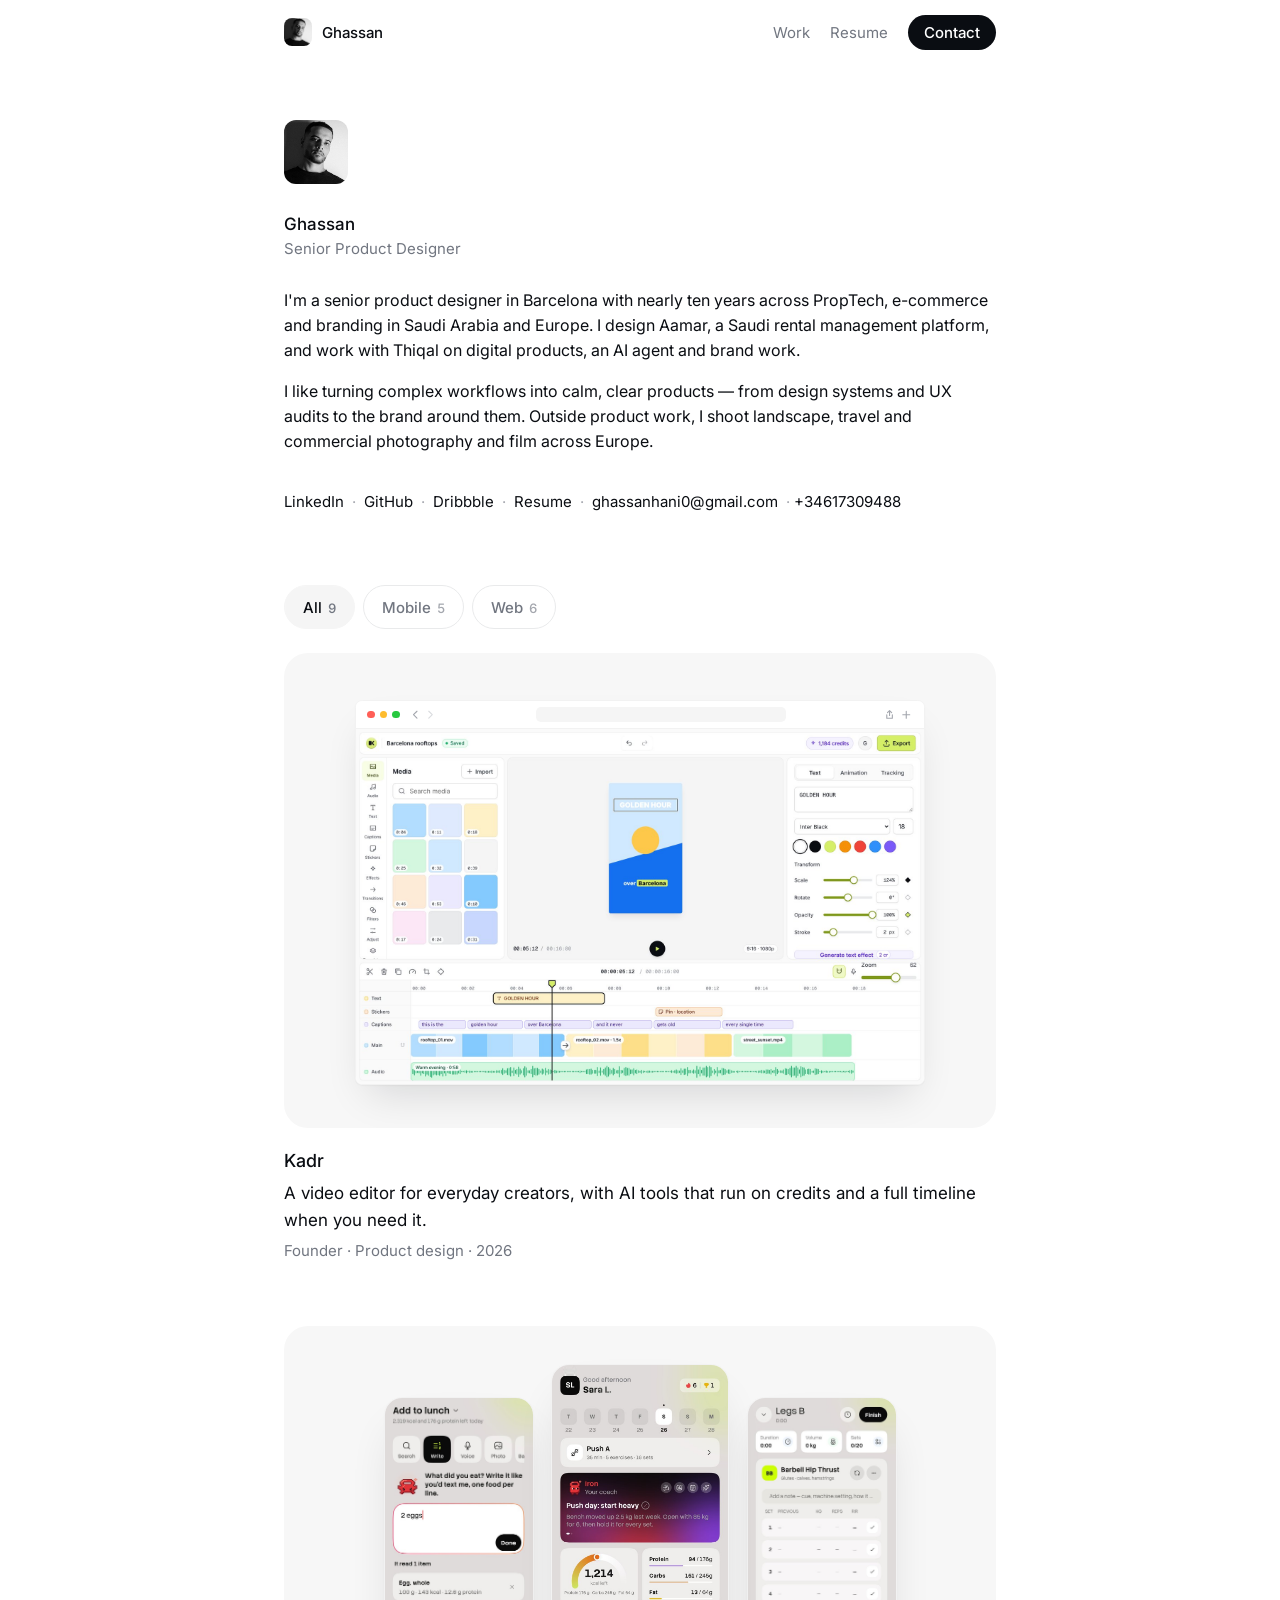
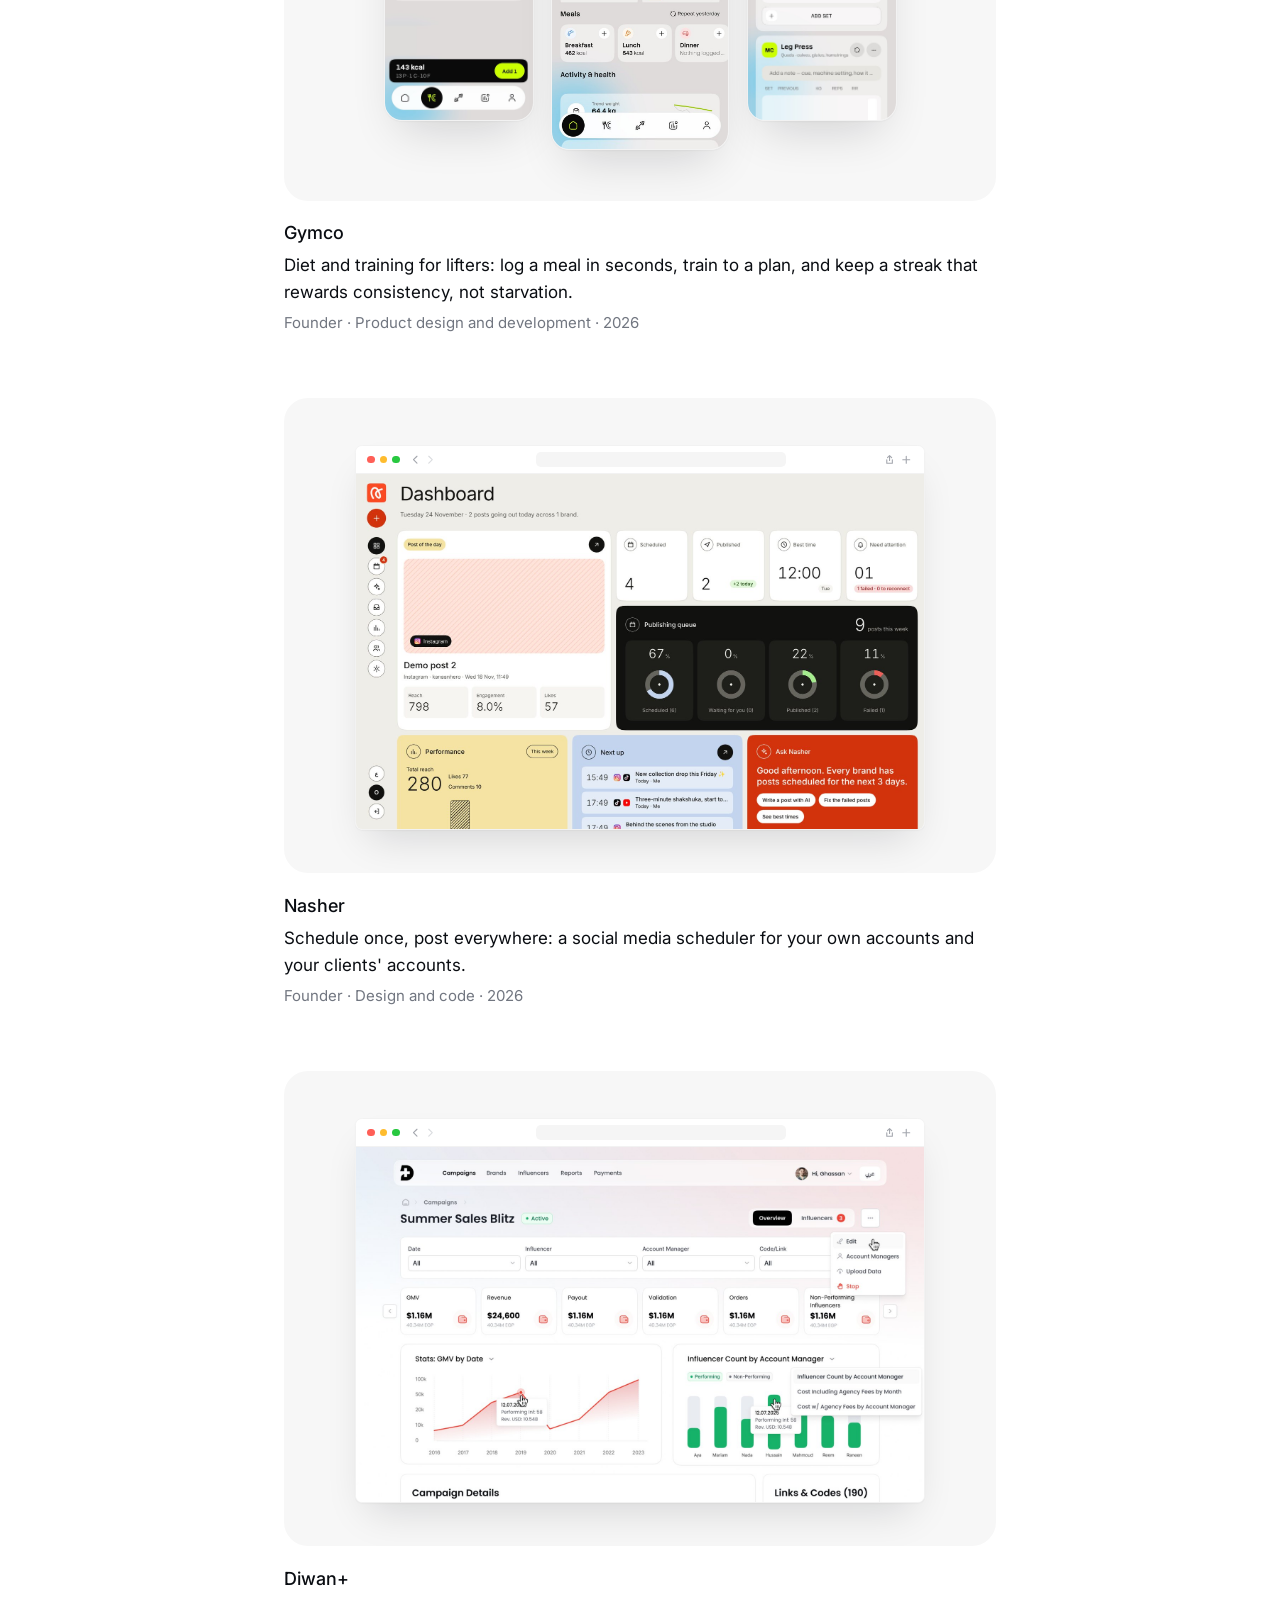
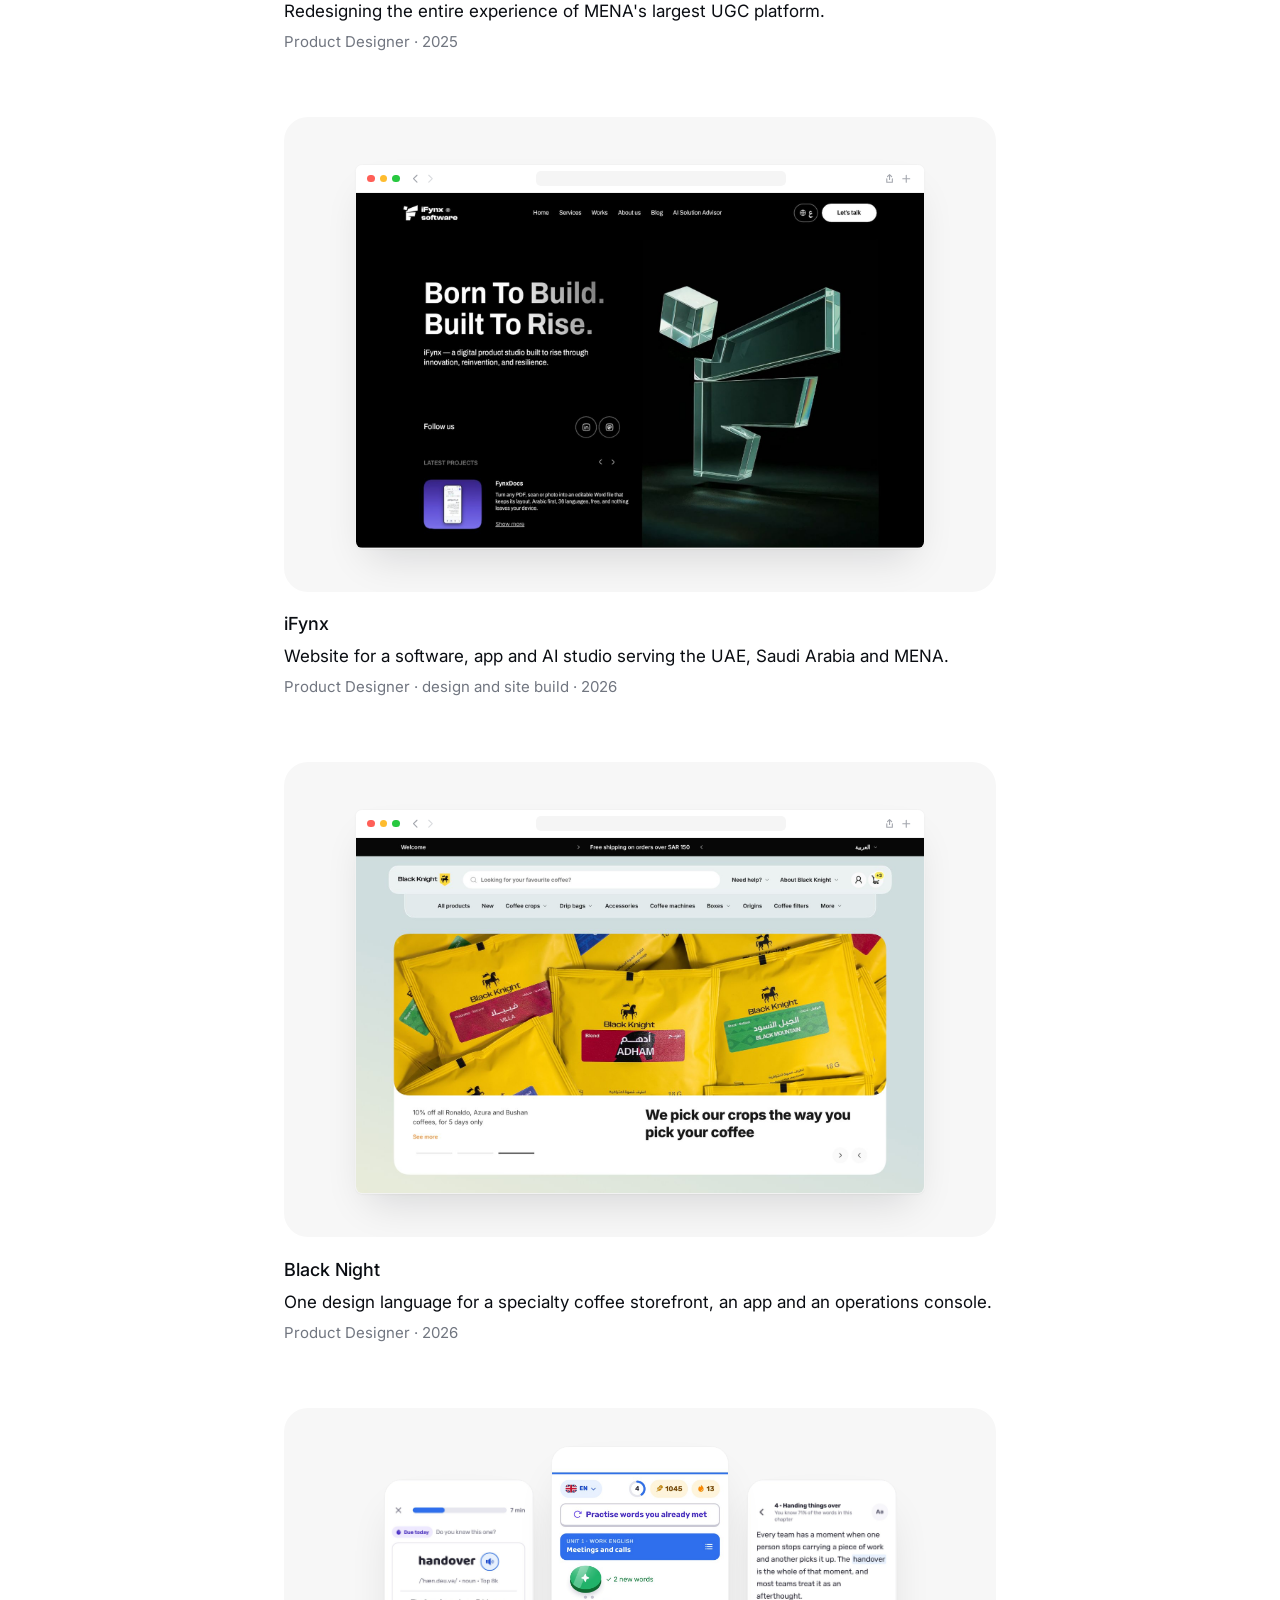
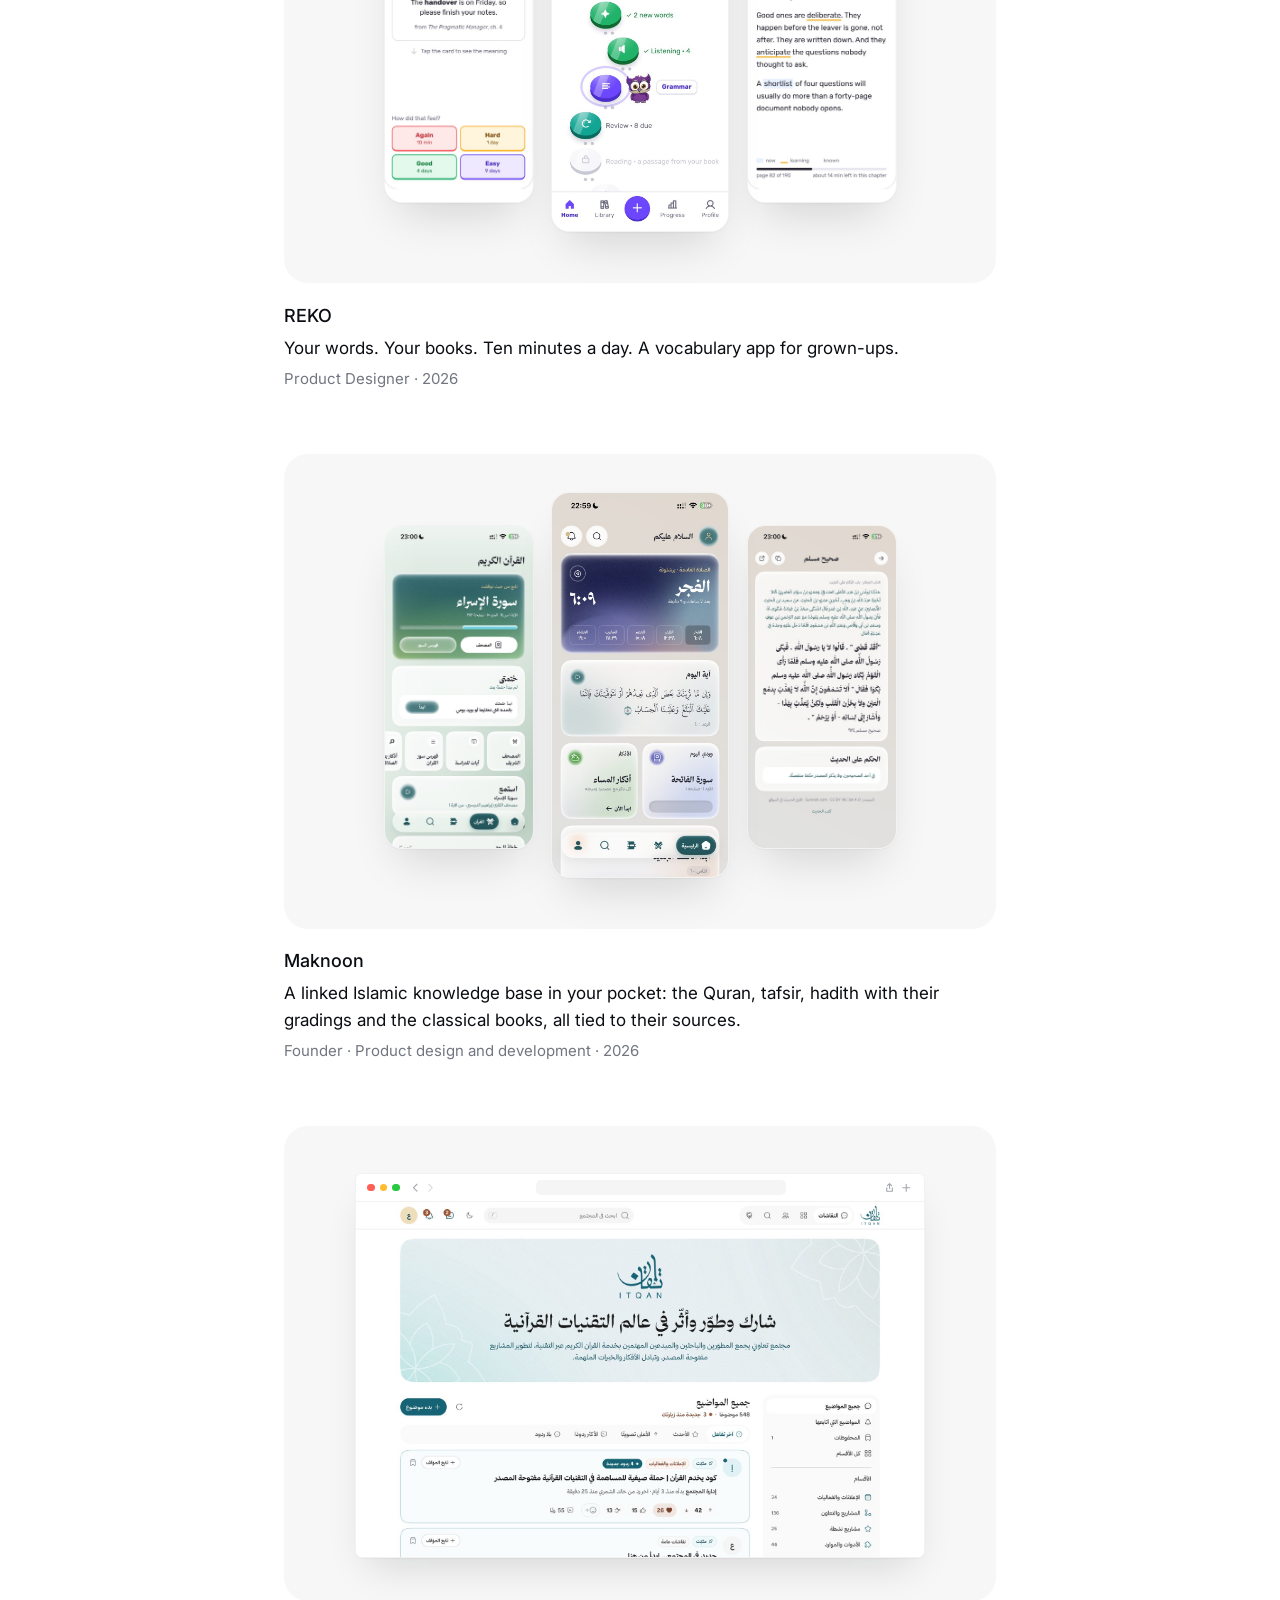
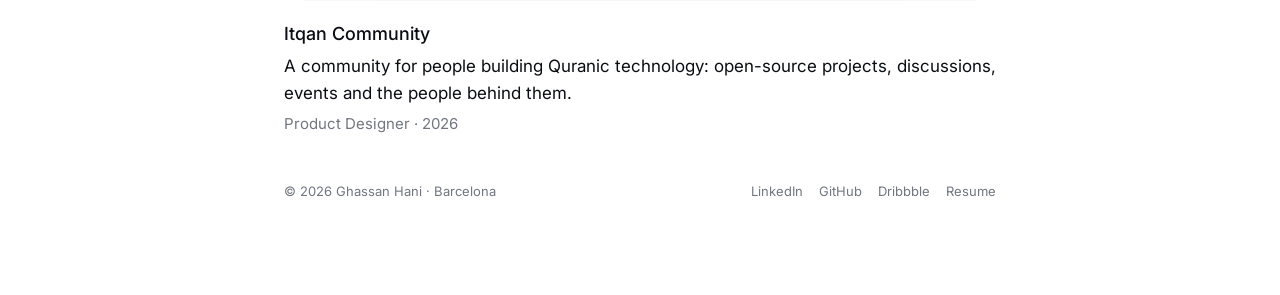
<file: index.html>
<!doctype html>
<html lang="en">
<head>
<meta charset="utf-8">
<meta name="viewport" content="width=device-width, initial-scale=1">
<title>Ghassan — Senior Product Designer</title>
<meta name="description" content="Ghassan is a senior product designer in Barcelona working across PropTech, e-commerce and branding.">
<link rel="preconnect" href="https://fonts.googleapis.com">
<link rel="preconnect" href="https://fonts.gstatic.com" crossorigin>
<link href="https://fonts.googleapis.com/css2?family=Inter:wght@400;500;600&display=swap" rel="stylesheet">
<link rel="stylesheet" href="styles.css">
</head>
<body>
<header class="topbar" id="topbar">
  <div class="topbar-in">
    <a class="brand" href="#" aria-label="Ghassan, home"><img src="assets/portrait.jpg" alt="" width="28" height="28"><span>Ghassan</span></a>
    <button type="button" class="tb-back" id="tb-back" hidden><svg aria-hidden="true" width="18" height="18" viewBox="0 0 24 24" fill="none" stroke="currentColor" stroke-width="1.75" stroke-linecap="round" stroke-linejoin="round"><path d="M19 12H5M11 18l-6-6 6-6"></path></svg><span>All work</span></button>
    <span class="tb-title" id="tb-title" aria-hidden="true"></span>
    <nav class="tb-nav" aria-label="Main">
      <a href="#" class="tb-link" id="tb-work">Work</a>
      <a href="cv.html" class="tb-link">Resume</a>
      <a href="https://wa.me/34617309488" class="tb-cta" target="_blank" rel="noopener" aria-label="Contact on WhatsApp">Contact</a>
    </nav>
  </div>
</header>
<main class="page">

  <div id="home">
    <header class="intro">
      <img class="rise portrait" src="assets/portrait.jpg" alt="Portrait of Ghassan" width="64" height="64">
      <div class="rise name" style="animation-delay: 80ms">
        <h1>Ghassan</h1>
        <p>Senior Product Designer</p>
      </div>
      <div class="rise bio" style="animation-delay: 160ms">
        <p>I'm a senior product designer in Barcelona with nearly ten years across PropTech, e-commerce and branding in Saudi Arabia and Europe. I design Aamar, a Saudi rental management platform, and work with Thiqal on digital products, an AI agent and brand work.</p>
        <p>I like turning complex workflows into calm, clear products — from design systems and UX audits to the brand around them. Outside product work, I shoot landscape, travel and commercial photography and film across Europe.</p>
      </div>
      <nav class="rise contact" aria-label="Contact" style="animation-delay: 240ms">
        <a href="https://www.linkedin.com/in/ghassanhani0/" target="_blank" rel="noopener">LinkedIn</a><span aria-hidden="true">·</span>
        <a href="https://github.com/ghassanhani" target="_blank" rel="noopener">GitHub</a><span aria-hidden="true">·</span>
        <a href="https://dribbble.com/ghassanhani0" target="_blank" rel="noopener">Dribbble</a><span aria-hidden="true">·</span>
        <a href="cv.html">Resume</a><span aria-hidden="true">·</span>
        <a href="mailto:ghassanhani0@gmail.com">ghassanhani0@gmail.com</a><span class="phone-no">· <a href="tel:+34617309488">+34617309488</a></span>
      </nav>
    </header>

    <section class="work" aria-label="Work">
      <div class="rise tabs" role="tablist" aria-label="Filter work" style="animation-delay: 320ms">
        <button type="button" class="pill" role="tab" data-tab="all" aria-selected="true">All</button>
        <button type="button" class="pill" role="tab" data-tab="mobile" aria-selected="false">Mobile</button>
        <button type="button" class="pill" role="tab" data-tab="web" aria-selected="false">Web</button>
      </div>
      <div class="grid" id="grid"></div>
    </section>
  </div>

  <article id="case" class="case" hidden></article>

  <footer class="foot">
    <span>© 2026 Ghassan Hani · Barcelona</span>
    <nav aria-label="Social"><a href="https://www.linkedin.com/in/ghassanhani0/" target="_blank" rel="noopener">LinkedIn</a><a href="https://github.com/ghassanhani" target="_blank" rel="noopener">GitHub</a><a href="https://dribbble.com/ghassanhani0" target="_blank" rel="noopener">Dribbble</a><a href="cv.html">Resume</a></nav>
  </footer>
</main>
<script src="works.js"></script>
<script src="app.js"></script>
</body>
</html>
</file>
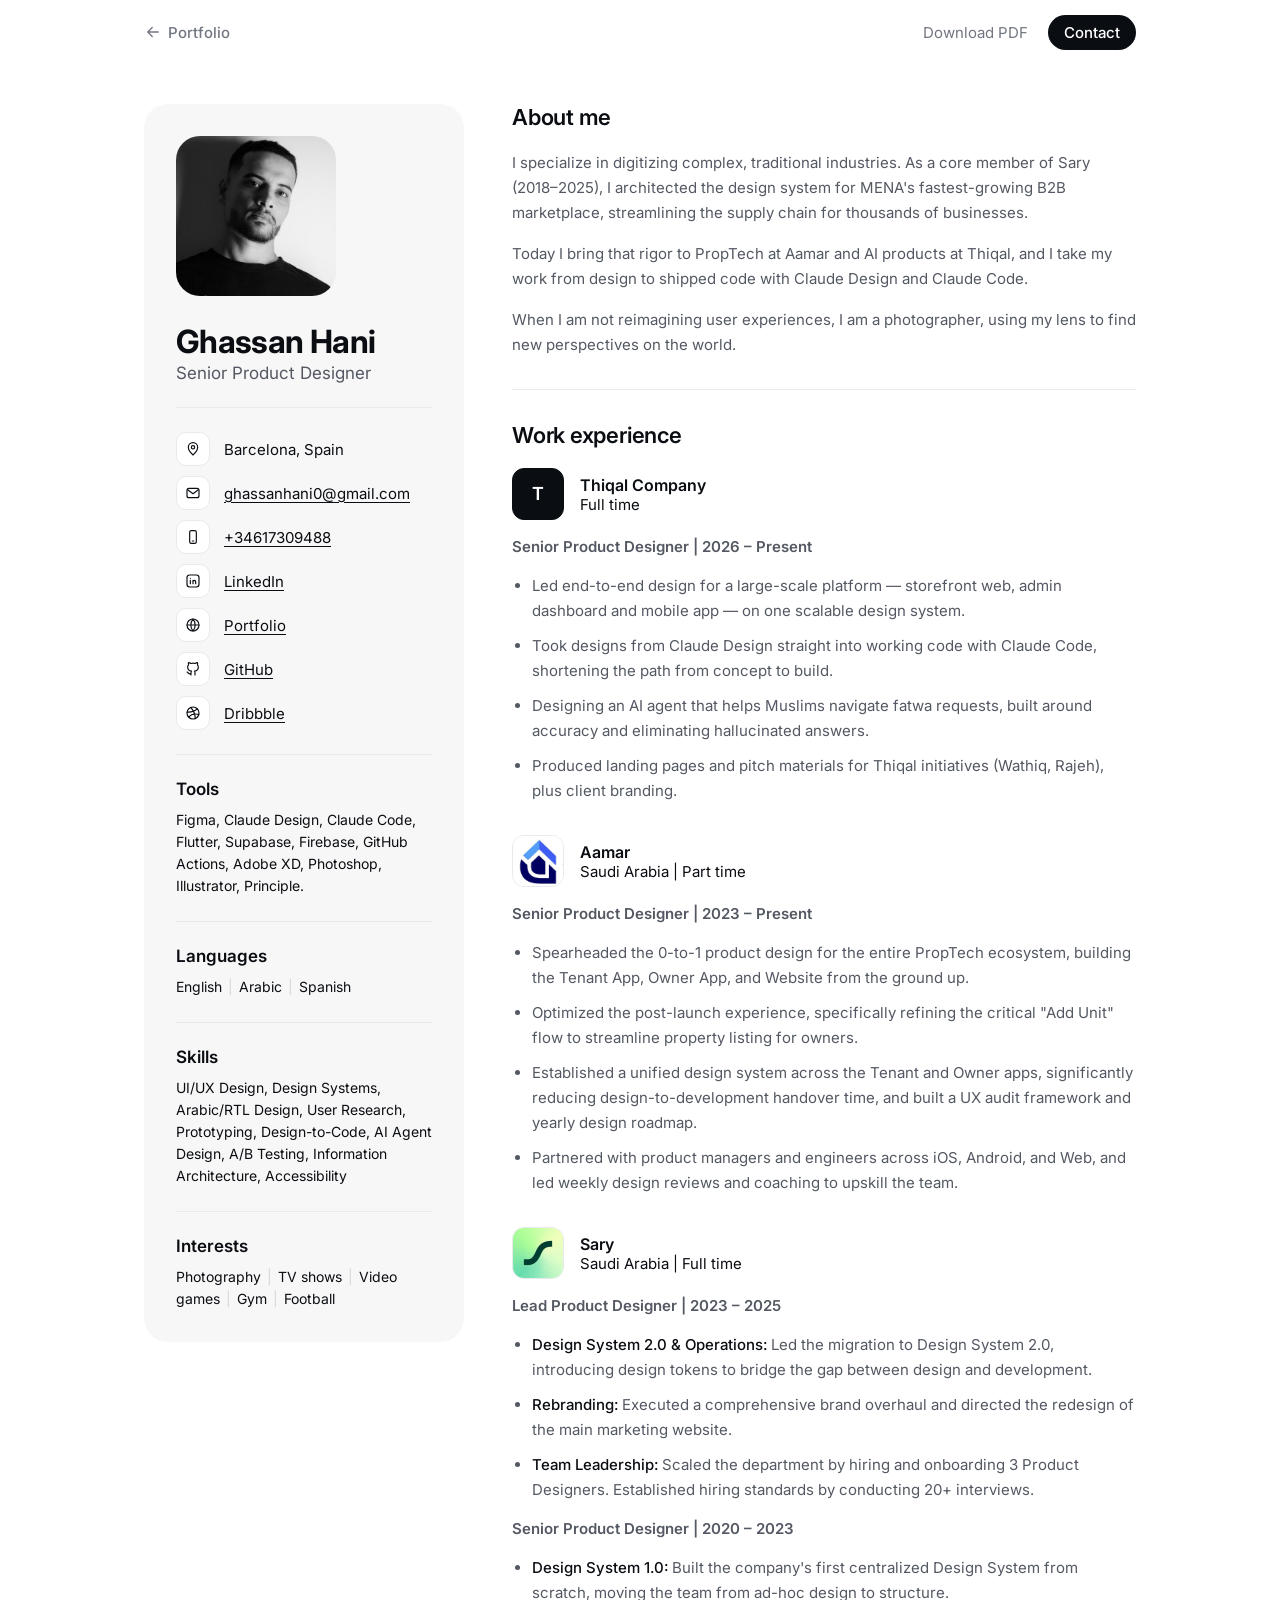
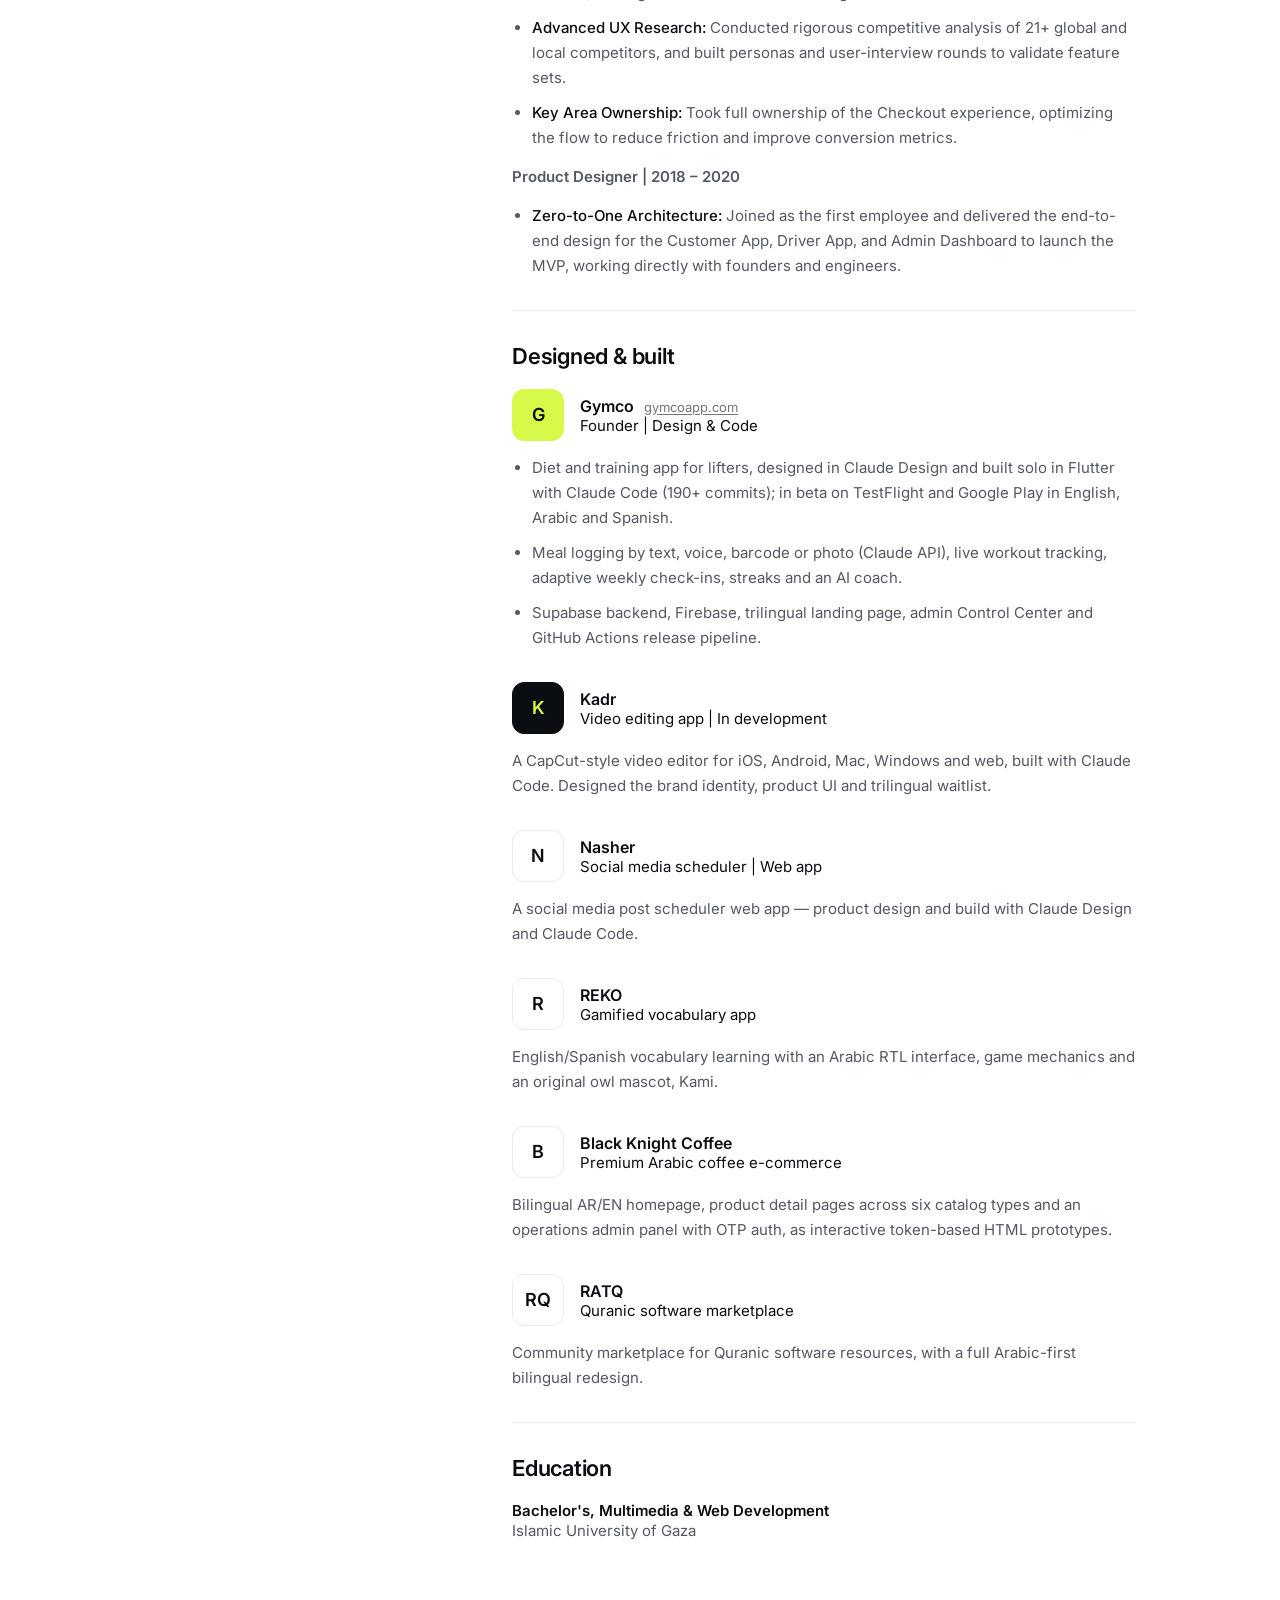
<file: cv.html>
<!doctype html>
<html lang="en">
<head>
<meta charset="utf-8">
<meta name="viewport" content="width=device-width, initial-scale=1">
<title>Ghassan Hani — CV</title>
<meta name="description" content="CV of Ghassan Hani, senior product designer in Barcelona.">
<link rel="preconnect" href="https://fonts.googleapis.com">
<link rel="preconnect" href="https://fonts.gstatic.com" crossorigin>
<link href="https://fonts.googleapis.com/css2?family=Inter:wght@400;500;600;700&display=swap" rel="stylesheet">
<link rel="stylesheet" href="styles.css">
<style>
  .topbar-in { max-width: 1040px; }
  .cv-page { max-width: 1040px; margin: 0 auto; padding: 104px 24px 96px; display: grid; grid-template-columns: 320px minmax(0, 1fr); gap: 48px; align-items: start; }
  .cv-side { position: sticky; top: 88px; background: #F8F7F7; border-radius: 24px; padding: 32px; display: flex; flex-direction: column; }
  .cv-side .photo { width: 160px; height: 160px; border-radius: 24px; object-fit: cover; }
  .cv-side h1 { margin: 28px 0 4px; font-size: 32px; line-height: 1.1; font-weight: 700; letter-spacing: -0.02em; }
  .cv-side .role { margin: 0; font-size: 17px; color: var(--body); }
  .cv-block { border-top: 1px solid var(--line); margin-top: 24px; padding-top: 24px; }
  .cv-block h2 { margin: 0 0 10px; font-size: 17px; font-weight: 600; }
  .cv-block p { margin: 0; font-size: 14px; line-height: 22px; color: var(--ink); }
  .cv-contact { list-style: none; margin: 0; padding: 0; display: flex; flex-direction: column; gap: 10px; }
  .cv-contact li { display: flex; align-items: center; gap: 14px; font-size: 15px; }
  .cv-contact .ic { flex: none; width: 34px; height: 34px; border: 1px solid var(--line); border-radius: 10px; background: #fff; display: grid; place-items: center; color: var(--ink); }
  .cv-contact a { color: var(--ink); text-decoration: underline; text-underline-offset: 3px; }
  .cv-contact a:hover { color: var(--body); }
  .sep { color: var(--dot); padding: 0 6px; }

  .cv-main { display: flex; flex-direction: column; }
  .cv-main section + section { border-top: 1px solid var(--line); margin-top: 32px; padding-top: 32px; }
  .cv-main h2 { margin: 0 0 20px; font-size: 22px; font-weight: 600; letter-spacing: -0.01em; }
  .cv-main p { margin: 0; font-size: 15px; line-height: 25px; color: var(--body); }
  .cv-main p + p { margin-top: 16px; }
  .job { display: flex; flex-direction: column; gap: 14px; }
  .job + .job { margin-top: 32px; }
  .org { display: flex; align-items: center; gap: 16px; }
  .cv-logo { flex: none; line-height: 1; padding: 0; width: 52px; height: 52px; border-radius: 12px; display: grid; place-items: center; font-weight: 600; font-size: 18px; overflow: hidden; border: 1px solid var(--line); background: #fff; color: var(--ink); }
  .cv-logo.dark { background: var(--ink); color: #fff; border-color: var(--ink); }
  .cv-logo.lime { background: #D7F94A; border-color: #D7F94A; }
  .cv-logo.kadr { background: var(--ink); color: #D7F94A; border-color: var(--ink); }
  .cv-logo img { width: 100%; height: 100%; object-fit: contain; }
  .org strong { display: block; font-size: 16px; font-weight: 600; }
  .org div > span { display: block; font-size: 15px; color: var(--ink); }
  .org a { font-size: 13px; font-weight: 400; color: var(--muted); text-decoration: underline; text-underline-offset: 2px; margin-left: 6px; }
  .pos { margin: 6px 0 0; font-size: 14px; font-weight: 600; color: var(--body); }
  .cv-main ul { margin: 0; padding-left: 20px; display: flex; flex-direction: column; gap: 10px; }
  .cv-main li { font-size: 15px; line-height: 25px; color: var(--body); }
  .cv-main b { color: var(--ink); font-weight: 500; }
  .edu strong { display: block; font-size: 15px; font-weight: 600; }
  .edu span { font-size: 15px; color: var(--body); }
  .tb-pdf { color: var(--muted); }

  @media (max-width: 860px) {
    .cv-page { grid-template-columns: 1fr; padding: 96px 20px 64px; gap: 32px; }
    .cv-side { position: static; padding: 24px; }
    .cv-side .photo { width: 112px; height: 112px; border-radius: 20px; }
  }
  @media print {
    .topbar { display: none; }
    .cv-page { padding: 0; grid-template-columns: 260px 1fr; gap: 28px; }
    .cv-side { position: static; }
    .job, .org { break-inside: avoid; }
  }
</style>
</head>
<body>
<header class="topbar" id="topbar">
  <div class="topbar-in">
    <a class="tb-back" href="./"><svg aria-hidden="true" width="18" height="18" viewBox="0 0 24 24" fill="none" stroke="currentColor" stroke-width="1.75" stroke-linecap="round" stroke-linejoin="round"><path d="M19 12H5M11 18l-6-6 6-6"></path></svg><span>Portfolio</span></a>
    <nav class="tb-nav" aria-label="CV">
      <a href="assets/cv/Ghassan_Hani_CV.pdf" class="tb-link tb-pdf" download>Download PDF</a>
      <a href="https://wa.me/34617309488" class="tb-cta" target="_blank" rel="noopener" aria-label="Contact on WhatsApp">Contact</a>
    </nav>
  </div>
</header>

<main class="cv-page">
  <aside class="cv-side">
    <img class="photo" src="assets/cv/portrait.jpg" alt="Portrait of Ghassan Hani" width="160" height="160">
    <h1>Ghassan Hani</h1>
    <p class="role">Senior Product Designer</p>

    <div class="cv-block">
      <ul class="cv-contact">
        <li><span class="ic"><svg width="16" height="16" viewBox="0 0 24 24" fill="none" stroke="currentColor" stroke-width="1.75" stroke-linecap="round" stroke-linejoin="round" aria-hidden="true"><path d="M12 21s-7-6.2-7-11.5a7 7 0 0 1 14 0C19 14.8 12 21 12 21z"/><circle cx="12" cy="9.5" r="2.5"/></svg></span>Barcelona, Spain</li>
        <li><span class="ic"><svg width="16" height="16" viewBox="0 0 24 24" fill="none" stroke="currentColor" stroke-width="1.75" stroke-linecap="round" stroke-linejoin="round" aria-hidden="true"><rect x="3" y="5" width="18" height="14" rx="3"/><path d="m4 7 8 6 8-6"/></svg></span><a href="mailto:ghassanhani0@gmail.com">ghassanhani0@gmail.com</a></li>
        <li><span class="ic"><svg width="16" height="16" viewBox="0 0 24 24" fill="none" stroke="currentColor" stroke-width="1.75" stroke-linecap="round" stroke-linejoin="round" aria-hidden="true"><rect x="7" y="2.5" width="10" height="19" rx="2.5"/><path d="M11 18h2"/></svg></span><a href="tel:+34617309488">+34617309488</a></li>
        <li><span class="ic"><svg width="16" height="16" viewBox="0 0 24 24" fill="none" stroke="currentColor" stroke-width="1.75" stroke-linecap="round" stroke-linejoin="round" aria-hidden="true"><rect x="3" y="3" width="18" height="18" rx="4"/><path d="M8 11v5M8 8v.01M12 16v-5M16 16v-3a2 2 0 0 0-4 0"/></svg></span><a href="https://www.linkedin.com/in/ghassanhani0/" target="_blank" rel="noopener">LinkedIn</a></li>
        <li><span class="ic"><svg width="16" height="16" viewBox="0 0 24 24" fill="none" stroke="currentColor" stroke-width="1.75" stroke-linecap="round" stroke-linejoin="round" aria-hidden="true"><circle cx="12" cy="12" r="9"/><path d="M3 12h18M12 3a14 14 0 0 1 0 18M12 3a14 14 0 0 0 0 18"/></svg></span><a href="./">Portfolio</a></li>
        <li><span class="ic"><svg width="16" height="16" viewBox="0 0 24 24" fill="none" stroke="currentColor" stroke-width="1.75" stroke-linecap="round" stroke-linejoin="round" aria-hidden="true"><path d="M9 19c-4 1.5-4-2-6-2.5M15 21v-3.5a3 3 0 0 0-.8-2.3c2.8-.3 5.8-1.4 5.8-6.2a4.8 4.8 0 0 0-1.3-3.3 4.5 4.5 0 0 0-.1-3.3s-1.1-.3-3.5 1.3a12 12 0 0 0-6.2 0C6.5 2.1 5.4 2.4 5.4 2.4a4.5 4.5 0 0 0-.1 3.3A4.8 4.8 0 0 0 4 9c0 4.8 3 5.9 5.8 6.2a3 3 0 0 0-.8 2.3V21"/></svg></span><a href="https://github.com/ghassanhani" target="_blank" rel="noopener">GitHub</a></li>
        <li><span class="ic"><svg width="16" height="16" viewBox="0 0 24 24" fill="none" stroke="currentColor" stroke-width="1.75" stroke-linecap="round" stroke-linejoin="round" aria-hidden="true"><circle cx="12" cy="12" r="9"/><path d="M8.6 3.7C13 8 15 13.5 15.6 20.3M3.1 10.6c6 .4 11.4-1 15.2-4.7M5.4 18.3c3.6-4.4 9.2-5.8 15.4-4"/></svg></span><a href="https://dribbble.com/ghassanhani0" target="_blank" rel="noopener">Dribbble</a></li>
      </ul>
    </div>

    <div class="cv-block">
      <h2>Tools</h2>
      <p>Figma, Claude Design, Claude Code, Flutter, Supabase, Firebase, GitHub Actions, Adobe XD, Photoshop, Illustrator, Principle.</p>
    </div>
    <div class="cv-block">
      <h2>Languages</h2>
      <p>English<span class="sep">|</span>Arabic<span class="sep">|</span>Spanish</p>
    </div>
    <div class="cv-block">
      <h2>Skills</h2>
      <p>UI/UX Design, Design Systems, Arabic/RTL Design, User Research, Prototyping, Design-to-Code, AI Agent Design, A/B Testing, Information Architecture, Accessibility</p>
    </div>
    <div class="cv-block">
      <h2>Interests</h2>
      <p>Photography<span class="sep">|</span>TV shows<span class="sep">|</span>Video games<span class="sep">|</span>Gym<span class="sep">|</span>Football</p>
    </div>
  </aside>

  <div class="cv-main">
    <section>
      <h2>About me</h2>
      <p>I specialize in digitizing complex, traditional industries. As a core member of Sary (2018–2025), I architected the design system for MENA's fastest-growing B2B marketplace, streamlining the supply chain for thousands of businesses.</p>
      <p>Today I bring that rigor to PropTech at Aamar and AI products at Thiqal, and I take my work from design to shipped code with Claude Design and Claude Code.</p>
      <p>When I am not reimagining user experiences, I am a photographer, using my lens to find new perspectives on the world.</p>
    </section>

    <section>
      <h2>Work experience</h2>
      <div class="job">
        <div class="org"><span class="cv-logo dark">T</span><div><strong>Thiqal Company</strong><span>Full time</span></div></div>
        <p class="pos">Senior Product Designer | 2026 – Present</p>
        <ul>
          <li>Led end-to-end design for a large-scale platform — storefront web, admin dashboard and mobile app — on one scalable design system.</li>
          <li>Took designs from Claude Design straight into working code with Claude Code, shortening the path from concept to build.</li>
          <li>Designing an AI agent that helps Muslims navigate fatwa requests, built around accuracy and eliminating hallucinated answers.</li>
          <li>Produced landing pages and pitch materials for Thiqal initiatives (Wathiq, Rajeh), plus client branding.</li>
        </ul>
      </div>
      <div class="job">
        <div class="org"><span class="cv-logo"><img src="assets/cv/aamar.png" alt="Aamar logo"></span><div><strong>Aamar</strong><span>Saudi Arabia | Part time</span></div></div>
        <p class="pos">Senior Product Designer | 2023 – Present</p>
        <ul>
          <li>Spearheaded the 0-to-1 product design for the entire PropTech ecosystem, building the Tenant App, Owner App, and Website from the ground up.</li>
          <li>Optimized the post-launch experience, specifically refining the critical "Add Unit" flow to streamline property listing for owners.</li>
          <li>Established a unified design system across the Tenant and Owner apps, significantly reducing design-to-development handover time, and built a UX audit framework and yearly design roadmap.</li>
          <li>Partnered with product managers and engineers across iOS, Android, and Web, and led weekly design reviews and coaching to upskill the team.</li>
        </ul>
      </div>
      <div class="job">
        <div class="org"><span class="cv-logo"><img src="assets/cv/sary.png" alt="Sary logo"></span><div><strong>Sary</strong><span>Saudi Arabia | Full time</span></div></div>
        <p class="pos">Lead Product Designer | 2023 – 2025</p>
        <ul>
          <li><b>Design System 2.0 &amp; Operations:</b> Led the migration to Design System 2.0, introducing design tokens to bridge the gap between design and development.</li>
          <li><b>Rebranding:</b> Executed a comprehensive brand overhaul and directed the redesign of the main marketing website.</li>
          <li><b>Team Leadership:</b> Scaled the department by hiring and onboarding 3 Product Designers. Established hiring standards by conducting 20+ interviews.</li>
        </ul>
        <p class="pos">Senior Product Designer | 2020 – 2023</p>
        <ul>
          <li><b>Design System 1.0:</b> Built the company's first centralized Design System from scratch, moving the team from ad-hoc design to structure.</li>
          <li><b>Advanced UX Research:</b> Conducted rigorous competitive analysis of 21+ global and local competitors, and built personas and user-interview rounds to validate feature sets.</li>
          <li><b>Key Area Ownership:</b> Took full ownership of the Checkout experience, optimizing the flow to reduce friction and improve conversion metrics.</li>
        </ul>
        <p class="pos">Product Designer | 2018 – 2020</p>
        <ul>
          <li><b>Zero-to-One Architecture:</b> Joined as the first employee and delivered the end-to-end design for the Customer App, Driver App, and Admin Dashboard to launch the MVP, working directly with founders and engineers.</li>
        </ul>
      </div>
    </section>

    <section>
      <h2>Designed &amp; built</h2>
      <div class="job">
        <div class="org"><span class="cv-logo lime">G</span><div><strong>Gymco <a href="https://gymcoapp.com/" target="_blank" rel="noopener">gymcoapp.com</a></strong><span>Founder | Design &amp; Code</span></div></div>
        <ul>
          <li>Diet and training app for lifters, designed in Claude Design and built solo in Flutter with Claude Code (190+ commits); in beta on TestFlight and Google Play in English, Arabic and Spanish.</li>
          <li>Meal logging by text, voice, barcode or photo (Claude API), live workout tracking, adaptive weekly check-ins, streaks and an AI coach.</li>
          <li>Supabase backend, Firebase, trilingual landing page, admin Control Center and GitHub Actions release pipeline.</li>
        </ul>
      </div>
      <div class="job">
        <div class="org"><span class="cv-logo kadr">K</span><div><strong>Kadr</strong><span>Video editing app | In development</span></div></div>
        <p>A CapCut-style video editor for iOS, Android, Mac, Windows and web, built with Claude Code. Designed the brand identity, product UI and trilingual waitlist.</p>
      </div>
      <div class="job">
        <div class="org"><span class="cv-logo">N</span><div><strong>Nasher</strong><span>Social media scheduler | Web app</span></div></div>
        <p>A social media post scheduler web app — product design and build with Claude Design and Claude Code.</p>
      </div>
      <div class="job">
        <div class="org"><span class="cv-logo">R</span><div><strong>REKO</strong><span>Gamified vocabulary app</span></div></div>
        <p>English/Spanish vocabulary learning with an Arabic RTL interface, game mechanics and an original owl mascot, Kami.</p>
      </div>
      <div class="job">
        <div class="org"><span class="cv-logo">B</span><div><strong>Black Knight Coffee</strong><span>Premium Arabic coffee e-commerce</span></div></div>
        <p>Bilingual AR/EN homepage, product detail pages across six catalog types and an operations admin panel with OTP auth, as interactive token-based HTML prototypes.</p>
      </div>
      <div class="job">
        <div class="org"><span class="cv-logo">RQ</span><div><strong>RATQ</strong><span>Quranic software marketplace</span></div></div>
        <p>Community marketplace for Quranic software resources, with a full Arabic-first bilingual redesign.</p>
      </div>
    </section>

    <section>
      <h2>Education</h2>
      <div class="edu"><strong>Bachelor's, Multimedia &amp; Web Development</strong><span>Islamic University of Gaza</span></div>
    </section>
  </div>
</main>
<script>
  (function () {
    var t = document.getElementById('topbar');
    function f() { t.classList.toggle('scrolled', window.scrollY > 4); }
    window.addEventListener('scroll', f, { passive: true }); f();
  })();
</script>
</body>
</html>
</file>
<file: styles.css>
:root {
  --ink: #0A0D12;
  --muted: #717680;
  --body: #535862;
  --faint: #A4A7AE;
  --line: #E9EAEB;
  --line-soft: #F2F2F2;
  --dot: #D5D7DA;
  --panel: #F7F7F7;
  --panel-hover: #EFEFEF;
  --pill: #F5F5F5;
  --bg: #FFFFFF;
  --ease-out: cubic-bezier(.22, 1, .36, 1);
  --ease-soft: cubic-bezier(.25, .1, .25, 1);
}

* { box-sizing: border-box; }
@supports (corner-shape: superellipse(2)) { *, *::before, *::after { corner-shape: superellipse(1.9); } }

html { -webkit-text-size-adjust: 100%; }
body {
  margin: 0;
  background: var(--bg);
  color: var(--ink);
  font-family: Inter, system-ui, sans-serif;
  -webkit-font-smoothing: antialiased;
}
a { color: var(--muted); text-decoration: none; transition: color .2s; }
a:hover { color: var(--ink); }
img { display: block; max-width: 100%; }
button { font: inherit; color: inherit; }
[hidden] { display: none !important; }

@keyframes rise { from { opacity: 0; transform: translateY(16px); } to { opacity: 1; transform: none; } }
.rise { animation: rise .7s cubic-bezier(.05, .7, .1, 1) both; }

.page {
  max-width: 760px;
  margin: 0 auto;
  padding: 120px 24px 96px;
  display: flex;
  flex-direction: column;
  gap: 48px;
}
#home { display: flex; flex-direction: column; gap: 64px; }

/* Fixed header */
.topbar {
  position: fixed; inset: 0 0 auto 0; z-index: 50;
  background: rgba(255,255,255,.82);
  -webkit-backdrop-filter: saturate(180%) blur(16px); backdrop-filter: saturate(180%) blur(16px);
  border-bottom: 1px solid transparent;
  transition: border-color .3s var(--ease-soft);
}
.topbar.scrolled { border-bottom-color: var(--line); }
.topbar-in { max-width: 760px; margin: 0 auto; height: 64px; padding: 0 24px; display: flex; align-items: center; gap: 16px; }
.brand { display: inline-flex; align-items: center; gap: 10px; color: var(--ink); font-size: 15px; font-weight: 500; }
.brand img { width: 28px; height: 28px; border-radius: 8px; object-fit: cover; }
.tb-back { display: inline-flex; align-items: center; gap: 6px; min-height: 44px; padding: 0; border: 0; background: none; font-size: 15px; font-weight: 500; color: var(--muted); cursor: pointer; transition: color .3s; }
.tb-back:hover { color: var(--ink); }
.tb-title { flex: 1; min-width: 0; text-align: center; font-size: 15px; font-weight: 500; white-space: nowrap; overflow: hidden; text-overflow: ellipsis; opacity: 0; transform: translateY(4px); transition: opacity .3s var(--ease-out), transform .3s var(--ease-out); }
.tb-title.show { opacity: 1; transform: none; }
.tb-nav { margin-left: auto; display: flex; align-items: center; gap: 20px; font-size: 15px; }
.tb-link { color: var(--muted); }
.tb-cta { color: #fff; background: var(--ink); padding: 8px 16px; border-radius: 999px; font-weight: 500; }
.tb-cta:hover { color: #fff; opacity: .86; }
.tb-back:focus-visible, .brand:focus-visible, .tb-nav a:focus-visible { outline: 2px solid var(--ink); outline-offset: 4px; }
html { scroll-padding-top: 80px; }

/* Intro */
.intro { display: flex; flex-direction: column; gap: 28px; }
.portrait { width: 64px; height: 64px; border-radius: 12px; object-fit: cover; }
.name { display: flex; flex-direction: column; gap: 2px; }
.name h1 { margin: 0; font-size: 17px; line-height: 24px; font-weight: 500; }
.name p { margin: 0; font-size: 15px; line-height: 22px; color: var(--muted); }
.bio { display: flex; flex-direction: column; gap: 16px; font-size: 16px; line-height: 25px; }
.bio p { margin: 0; }
.contact { display: flex; flex-wrap: wrap; align-items: center; gap: 4px 8px; font-size: 15px; }
.contact a { color: var(--ink); padding: 10px 0; }
.contact a:hover { color: var(--body); }
.contact span { color: var(--faint); }

/* Tabs */
.work { display: flex; flex-direction: column; gap: 24px; }
.tabs { display: flex; gap: 8px; }
.pill {
  min-height: 44px;
  padding: 0 18px;
  border-radius: 999px;
  border: 1px solid var(--line);
  background: var(--bg);
  color: var(--muted);
  font-weight: 500;
  font-size: 15px;
  cursor: pointer;
  transition: background-color .2s, color .2s, border-color .2s;
}
.pill:hover { color: var(--ink); }
.pill .count { margin-left: 2px; font-size: 13px; color: var(--faint); font-variant-numeric: tabular-nums; }
.pill[aria-selected="true"] .count { color: var(--muted); }
.pill[aria-selected="true"] { background: var(--pill); border-color: var(--pill); color: var(--ink); }

/* Work list: one large card per row. Every cover is a screenshot in a browser window
   (or a phone for app-only work) floating on the same grey panel. */
.grid { display: grid; grid-template-columns: 1fr; gap: 64px; }
.card {
  display: flex;
  flex-direction: column;
  gap: 20px;
  width: 100%;
  padding: 0;
  margin: 0;
  border: 0;
  background: none;
  text-align: left;
  cursor: pointer;
}
.cover {
  position: relative;
  display: block;
  width: 100%;
  aspect-ratio: 3 / 2;
  border-radius: 24px;
  background: var(--panel);
  overflow: hidden;
  container-type: inline-size;
  transition: background-color 1.2s var(--ease-soft);
}
.cover .frame { position: absolute; transition: transform 1.6s var(--ease-out); will-change: transform; }
.cover .frame-web { left: 10%; top: 10%; width: 80%; }
.cover .frame-phone { left: 37%; top: 8%; width: 26%; }
/* Three phones for app-only work: the middle one leads. */
.trio-0, .trio-2 { position: absolute; top: 15%; width: 21%; }
.trio-0 { left: 14%; }
.trio-2 { left: 65%; }
.trio-1 { position: absolute; left: 37.5%; top: 8%; width: 25%; z-index: 1; }
/* Hover only ever affects the card under the pointer: no card looks "active" on its own. */
@media (hover: hover) {
  .card:hover .cover { background-color: var(--panel-hover); }
  .card:hover .frame { transform: translateY(-6px); }
}
.card:focus-visible { outline: 2px solid var(--ink); outline-offset: 4px; border-radius: 24px; }
.card .meta { display: flex; flex-direction: column; gap: 6px; }
.card .title { font-size: 18px; line-height: 26px; font-weight: 500; }
.card .desc { font-size: 17px; line-height: 27px; color: var(--ink); }
.card .byline { font-size: 15px; line-height: 22px; color: var(--muted); }

.foot { display: flex; flex-wrap: wrap; justify-content: space-between; gap: 12px 24px; font-size: 13px; color: var(--muted); }
.foot nav { display: flex; gap: 16px; }
.phone-no a { color: var(--ink); }

/* Case study */
.case { display: flex; flex-direction: column; gap: 48px; padding-bottom: 24px; }
.cs-back {
  align-self: flex-start;
  display: inline-flex;
  align-items: center;
  gap: 6px;
  min-height: 44px;
  padding: 0;
  border: 0;
  background: none;
  font-weight: 500;
  font-size: 15px;
  color: var(--muted);
  cursor: pointer;
  transition: color .6s var(--ease-out);
}
.cs-back:hover { color: var(--ink); }
.cs-head { display: flex; flex-direction: column; gap: 12px; }
.cs-tag { align-self: flex-start; padding: 4px 12px; border-radius: 999px; background: var(--pill); font-size: 13px; font-weight: 500; color: var(--body); }
.cs-head h1 { margin: 0; font-size: 44px; line-height: 1.15; font-weight: 600; letter-spacing: -0.02em; }
.cs-demo { align-self: flex-start; display: inline-flex; align-items: center; gap: 6px; margin-top: 8px; padding: 10px 18px; border-radius: 999px; background: var(--ink); color: #fff; font-size: 15px; font-weight: 500; }
.cs-demo:hover { color: #fff; opacity: .86; }
.cs-demo:focus-visible { outline: 2px solid var(--ink); outline-offset: 4px; }
.cs-head p { margin: 0; font-size: 18px; line-height: 28px; color: var(--muted); }

.cs-hero { position: relative; width: 100%; aspect-ratio: 16 / 11; border-radius: 24px; background: var(--panel); overflow: hidden; container-type: inline-size; }
.browser {
  display: flex;
  flex-direction: column;
  font-size: 1.15cqw;
  border-radius: 0.9em;
  background: var(--bg);
  border: 1px solid var(--line-soft);
  overflow: hidden;
  box-shadow: 0 1px 2px rgb(10 13 18 / 4%), 0 2.4em 4.8em -1.6em rgb(10 13 18 / 14%);
}
.browser .bar { display: flex; align-items: center; gap: 1.2em; flex: none; height: 3.4em; padding: 0 1.4em; background: var(--bg); border-bottom: 1px solid var(--line-soft); color: var(--faint); }
.browser .lights { display: flex; gap: 0.55em; }
.browser .lights i { width: 0.95em; height: 0.95em; border-radius: 999px; background: #FF5F57; }
.browser .lights i:nth-child(2) { background: #FEBC2E; }
.browser .lights i:nth-child(3) { background: #28C840; }
.browser .nav, .browser .tools { width: 3.4em; height: 1.4em; flex: none; }
.browser .url { flex: 1; max-width: 46%; height: 1.9em; margin: 0 auto; border-radius: 0.6em; background: var(--pill); }
.browser img, .browser .empty { width: 100%; aspect-ratio: 16 / 10; object-fit: cover; object-position: top; }
.empty { display: flex; align-items: center; justify-content: center; font-size: 13px; color: var(--muted); }
.device {
  display: block;
  aspect-ratio: 9 / 19.5;
  border-radius: 18px;
  border: 1px solid var(--line-soft);
  background: var(--bg);
  overflow: hidden;
  box-shadow: 0 1px 2px rgb(10 13 18 / 4%), 0 24px 48px -16px rgb(10 13 18 / 16%);
}
.device img { width: 100%; height: 100%; object-fit: cover; object-position: top; }
.cs-hero .browser, .cs-hero .device { position: absolute; }

.cs-meta { margin: 0; display: grid; grid-template-columns: repeat(3, minmax(0, 1fr)); gap: 20px 24px; padding-bottom: 8px; border-bottom: 1px solid var(--line); }
.cs-meta div:nth-child(n+4) { grid-column: span 3; }
.cs-meta div { display: flex; flex-direction: column; gap: 4px; padding-bottom: 16px; }
.cs-meta dt { font-size: 13px; color: var(--muted); }
.cs-meta dd { margin: 0; font-size: 15px; line-height: 22px; }

.cs-text { display: flex; flex-direction: column; gap: 32px; }
.cs-text div { display: flex; flex-direction: column; gap: 8px; }
.cs-text h2, .cs-outcome h2 { margin: 0; font-size: 20px; line-height: 28px; font-weight: 600; }
.cs-text p, .cs-outcome > p { margin: 0; font-size: 16px; line-height: 26px; color: var(--body); }

.cs-fig { margin: 0; display: flex; flex-direction: column; gap: 12px; }
.cs-fig .panel { border-radius: 24px; background: var(--panel); padding: 40px; container-type: inline-size; }
.cs-fig .phones { display: grid; grid-template-columns: repeat(3, minmax(0, 1fr)); gap: 20px; }
.cs-fig .device { border-radius: 16px; }
.cs-fig figcaption { font-size: 14px; color: var(--muted); }

.cs-outcome { display: flex; flex-direction: column; gap: 20px; }
.cs-results { display: grid; grid-template-columns: repeat(3, minmax(0, 1fr)); gap: 12px; }
.cs-results div { display: flex; flex-direction: column; gap: 4px; padding: 20px; border-radius: 16px; background: var(--panel); }
.cs-results strong { font-size: 24px; line-height: 32px; font-weight: 600; letter-spacing: -0.01em; }
.cs-results span { font-size: 14px; line-height: 20px; color: var(--muted); }

.cs-next { display: block; width: 100%; padding: 0; margin: 8px 0 0; border: 0; background: none; text-align: left; cursor: pointer; }
.cs-next .panel { display: flex; align-items: center; justify-content: space-between; gap: 16px; padding: 24px; border-radius: 20px; background: var(--panel); transition: background-color 1.2s var(--ease-soft); }
.cs-next .label { display: flex; flex-direction: column; gap: 2px; }
.cs-next small { font-size: 13px; color: var(--muted); }
.cs-next strong { font-size: 20px; line-height: 28px; font-weight: 600; }
.cs-next svg { transition: transform 1.6s var(--ease-out); }
@media (hover: hover) {
  .cs-next:hover .panel { background-color: var(--panel-hover); }
  .cs-next:hover svg { transform: translateX(8px); }
}
.cs-back:focus-visible, .cs-next:focus-visible, .pill:focus-visible { outline: 2px solid var(--ink); outline-offset: 4px; }

/* Screen walkthrough: web screens run full width, phone screens sit two to a row. */
.cs-screens { display: flex; flex-direction: column; gap: 24px; }
.cs-screens > h2 { margin: 0; font-size: 20px; line-height: 28px; font-weight: 600; }
.cs-screen-list { display: grid; grid-template-columns: repeat(2, minmax(0, 1fr)); gap: 56px 24px; }
.cs-screen { margin: 0; display: flex; flex-direction: column; gap: 16px; grid-column: span 2; min-width: 0; }
.cs-screen.is-phone { grid-column: span 1; }
.cs-screen .panel { border-radius: 24px; background: var(--panel); padding: 40px; container-type: inline-size; }
.cs-screen .panel-phone { display: flex; justify-content: center; padding: 32px 24px; }
.cs-screen .panel-phone .device { width: 62%; }
.cs-screen figcaption { display: grid; grid-template-columns: auto 1fr; column-gap: 12px; row-gap: 4px; }
.cs-num { grid-row: span 2; font-size: 13px; line-height: 26px; color: var(--faint); font-variant-numeric: tabular-nums; }
.cs-screen h3 { margin: 0; font-size: 17px; line-height: 26px; font-weight: 600; }
.cs-screen p { margin: 0; font-size: 15px; line-height: 24px; color: var(--body); }

/* Scrollable frames for long pages */
.scrolls { position: relative; }
.scrolls .view { display: block; overflow-y: auto; overscroll-behavior: auto; scrollbar-width: thin; scrollbar-color: rgb(10 13 18 / 22%) transparent; outline: none; }
.browser.scrolls .view { aspect-ratio: 16 / 10; }
.device.scrolls .view { height: 100%; }
.scrolls .view img { width: 100%; height: auto; aspect-ratio: auto; object-fit: initial; }
.scrolls .view:focus-visible { box-shadow: inset 0 0 0 2px var(--ink); }
.scroll-hint {
  position: absolute; left: 50%; bottom: 12px; transform: translate(-50%, 6px);
  display: inline-flex; align-items: center; gap: 6px; padding: 6px 12px; border-radius: 999px;
  background: rgb(10 13 18 / 72%); color: #fff; font-size: 12px; font-weight: 500;
  -webkit-backdrop-filter: blur(8px); backdrop-filter: blur(8px);
  opacity: 0; pointer-events: none; transition: opacity .4s var(--ease-out), transform .4s var(--ease-out);
}
.scroll-hint::after { content: ""; width: 6px; height: 6px; border-right: 1.5px solid currentColor; border-bottom: 1.5px solid currentColor; transform: translateY(-2px) rotate(45deg); }
.scrolls.is-long .scroll-hint { opacity: 1; transform: translate(-50%, 0); }
.scrolls.is-long.scrolled .scroll-hint { opacity: 0; }
.device.scrolls .scroll-hint { font-size: 11px; padding: 5px 10px; bottom: 10px; }

/* Phone */
@media (max-width: 640px) {
  .tb-link { display: none; }
  .page { padding: 96px 20px 64px; gap: 40px; }
  .topbar-in { padding: 0 20px; }
  #home { gap: 40px; }
  .intro { gap: 24px; }
  .phone-no { display: none; }
  .work { gap: 20px; }
  .grid { gap: 48px; }
  .cover { border-radius: 16px; }
  .browser { font-size: 1.6cqw; }
  .device { border-radius: 12px; }
  .card:active .cover { transform: scale(.98); transition: transform .35s cubic-bezier(.2, 0, 0, 1); }
  .case { gap: 36px; }
  .cs-head h1 { font-size: 30px; }
  .cs-meta { grid-template-columns: repeat(2, minmax(0, 1fr)); }
  .cs-meta div:nth-child(n+4) { grid-column: span 2; }
  .cs-screen-list { gap: 40px 12px; }
  .cs-screen .panel { padding: 14px; border-radius: 16px; }
  .cs-screen .panel-phone { padding: 16px 12px; }
  .cs-screen .panel-phone .device { width: 80%; }
  .cs-fig .panel { padding: 14px; }
  .cs-fig .phones { gap: 8px; }
  .cs-results { grid-template-columns: 1fr; }
}

@media (prefers-reduced-motion: reduce) {
  .rise { animation: none; }
  .cover, .cover .frame, .pill, .cs-back, .cs-next .panel, .cs-next svg { transition: none; }
}
</file>
